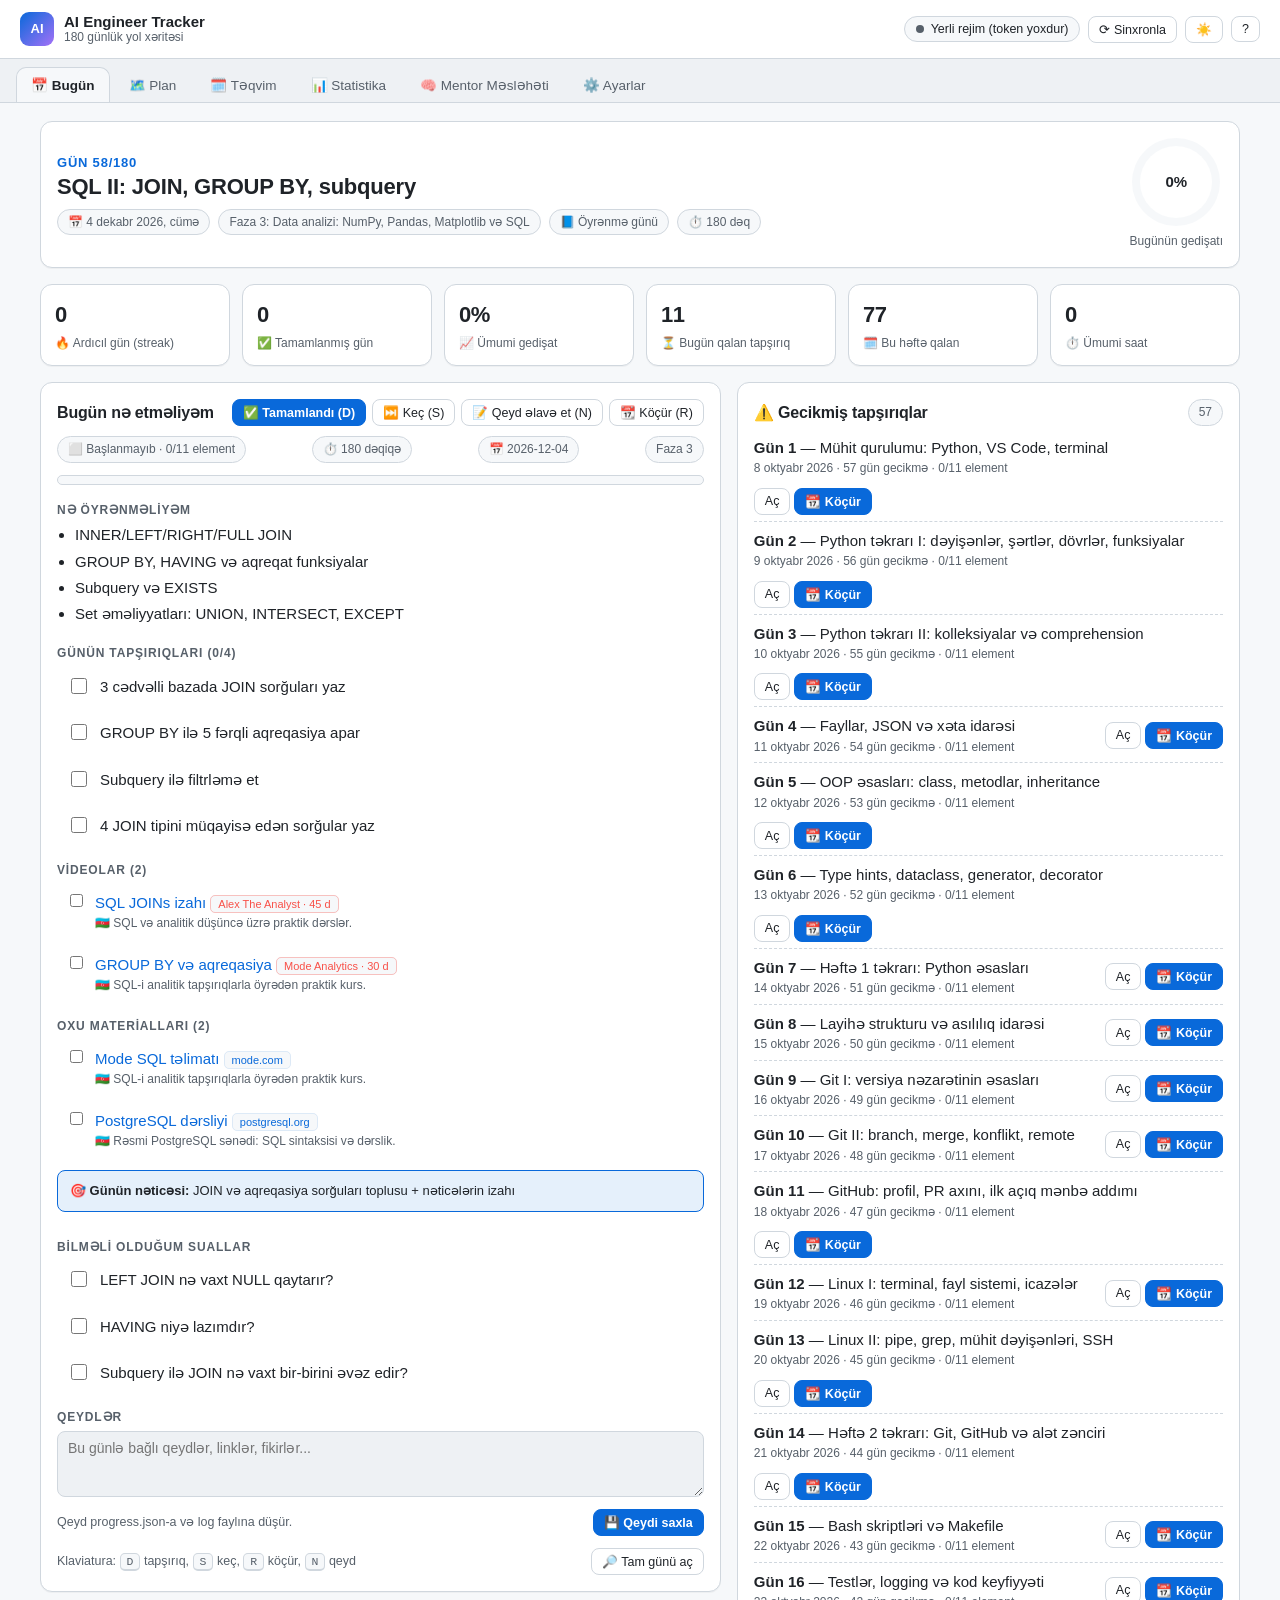
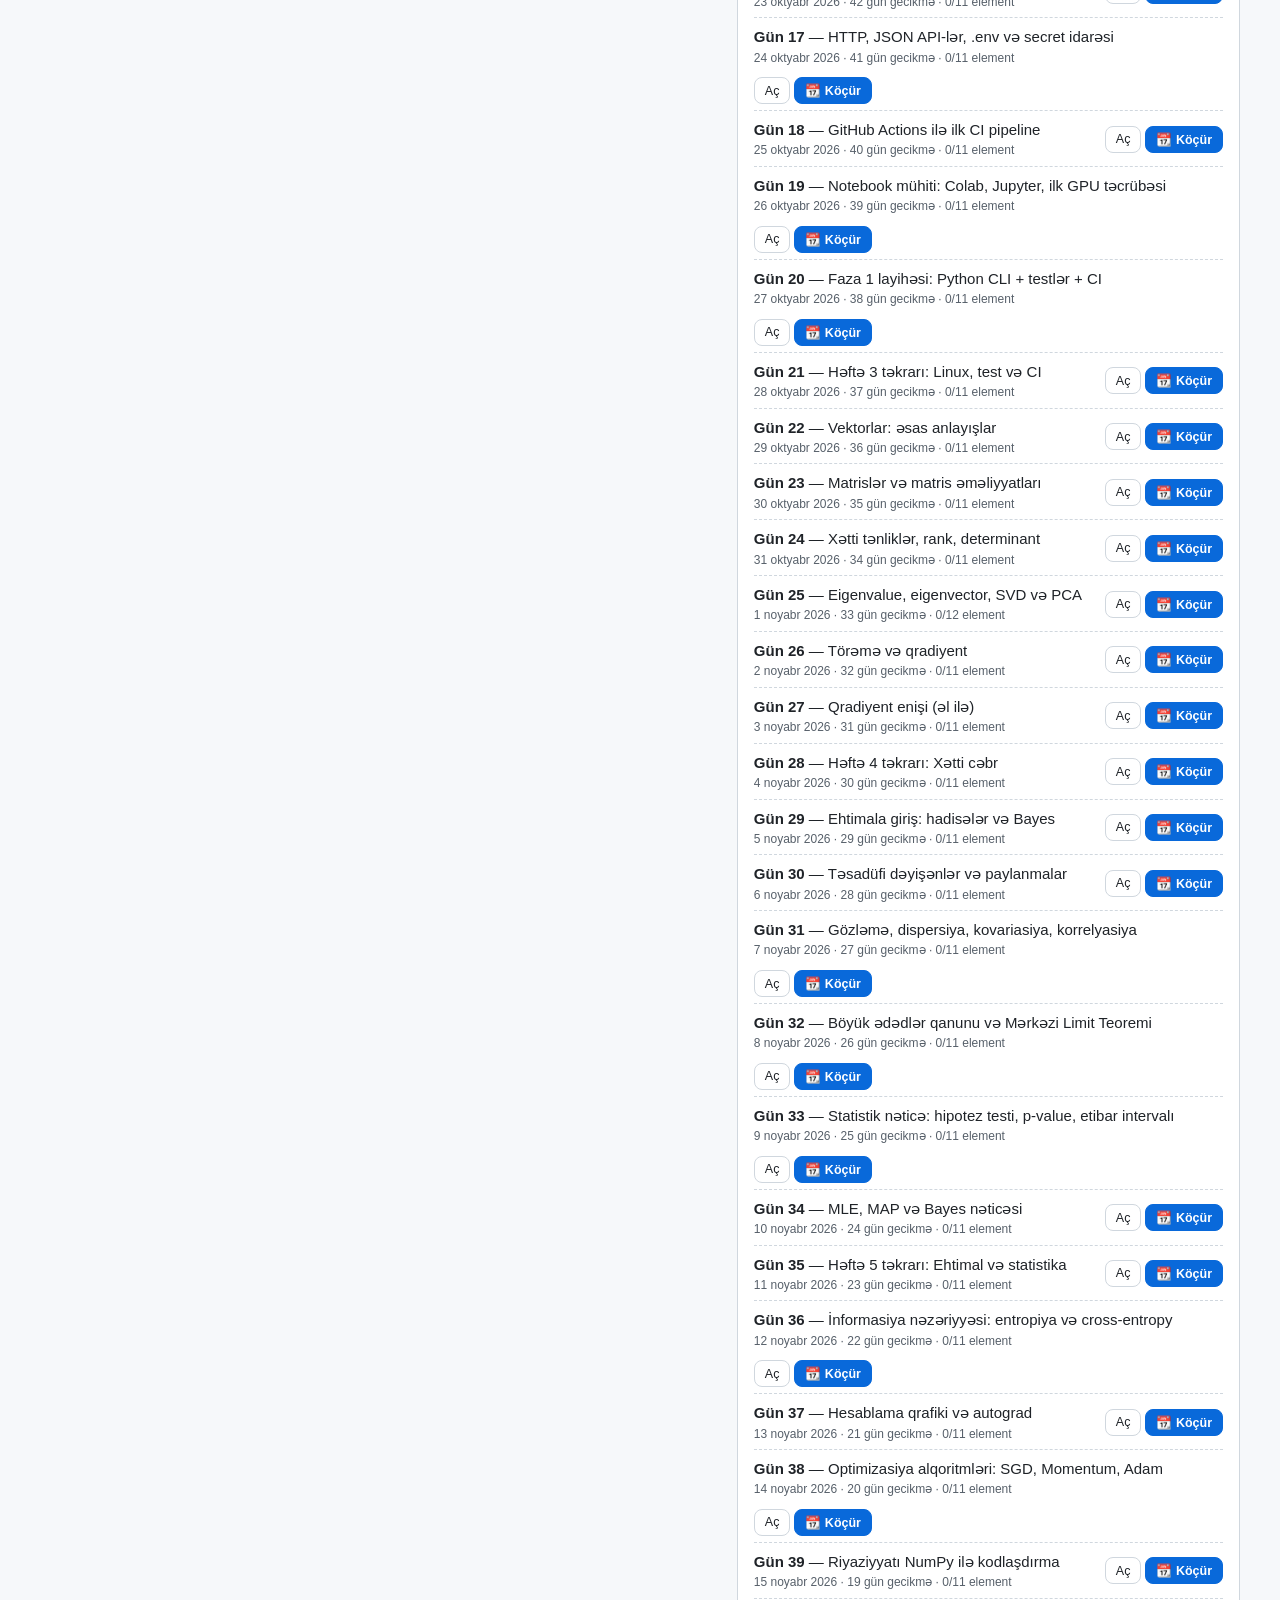
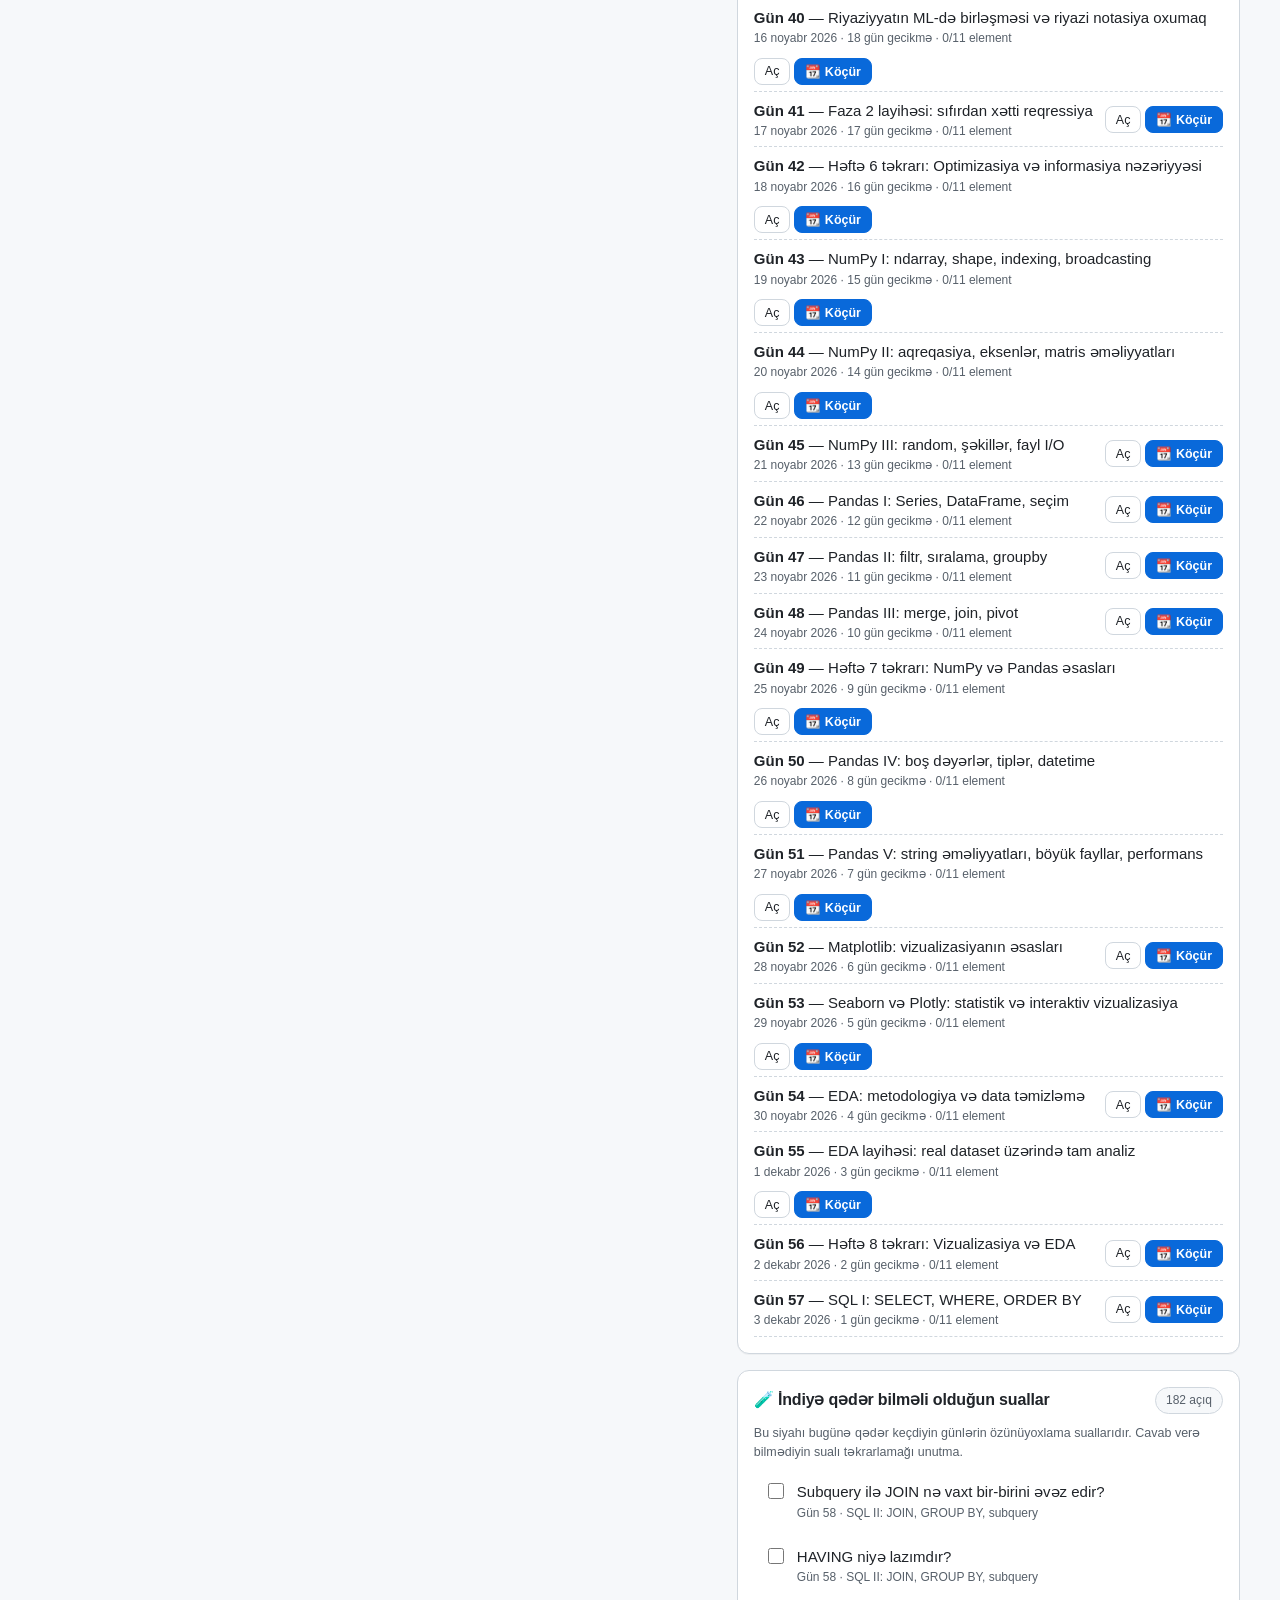
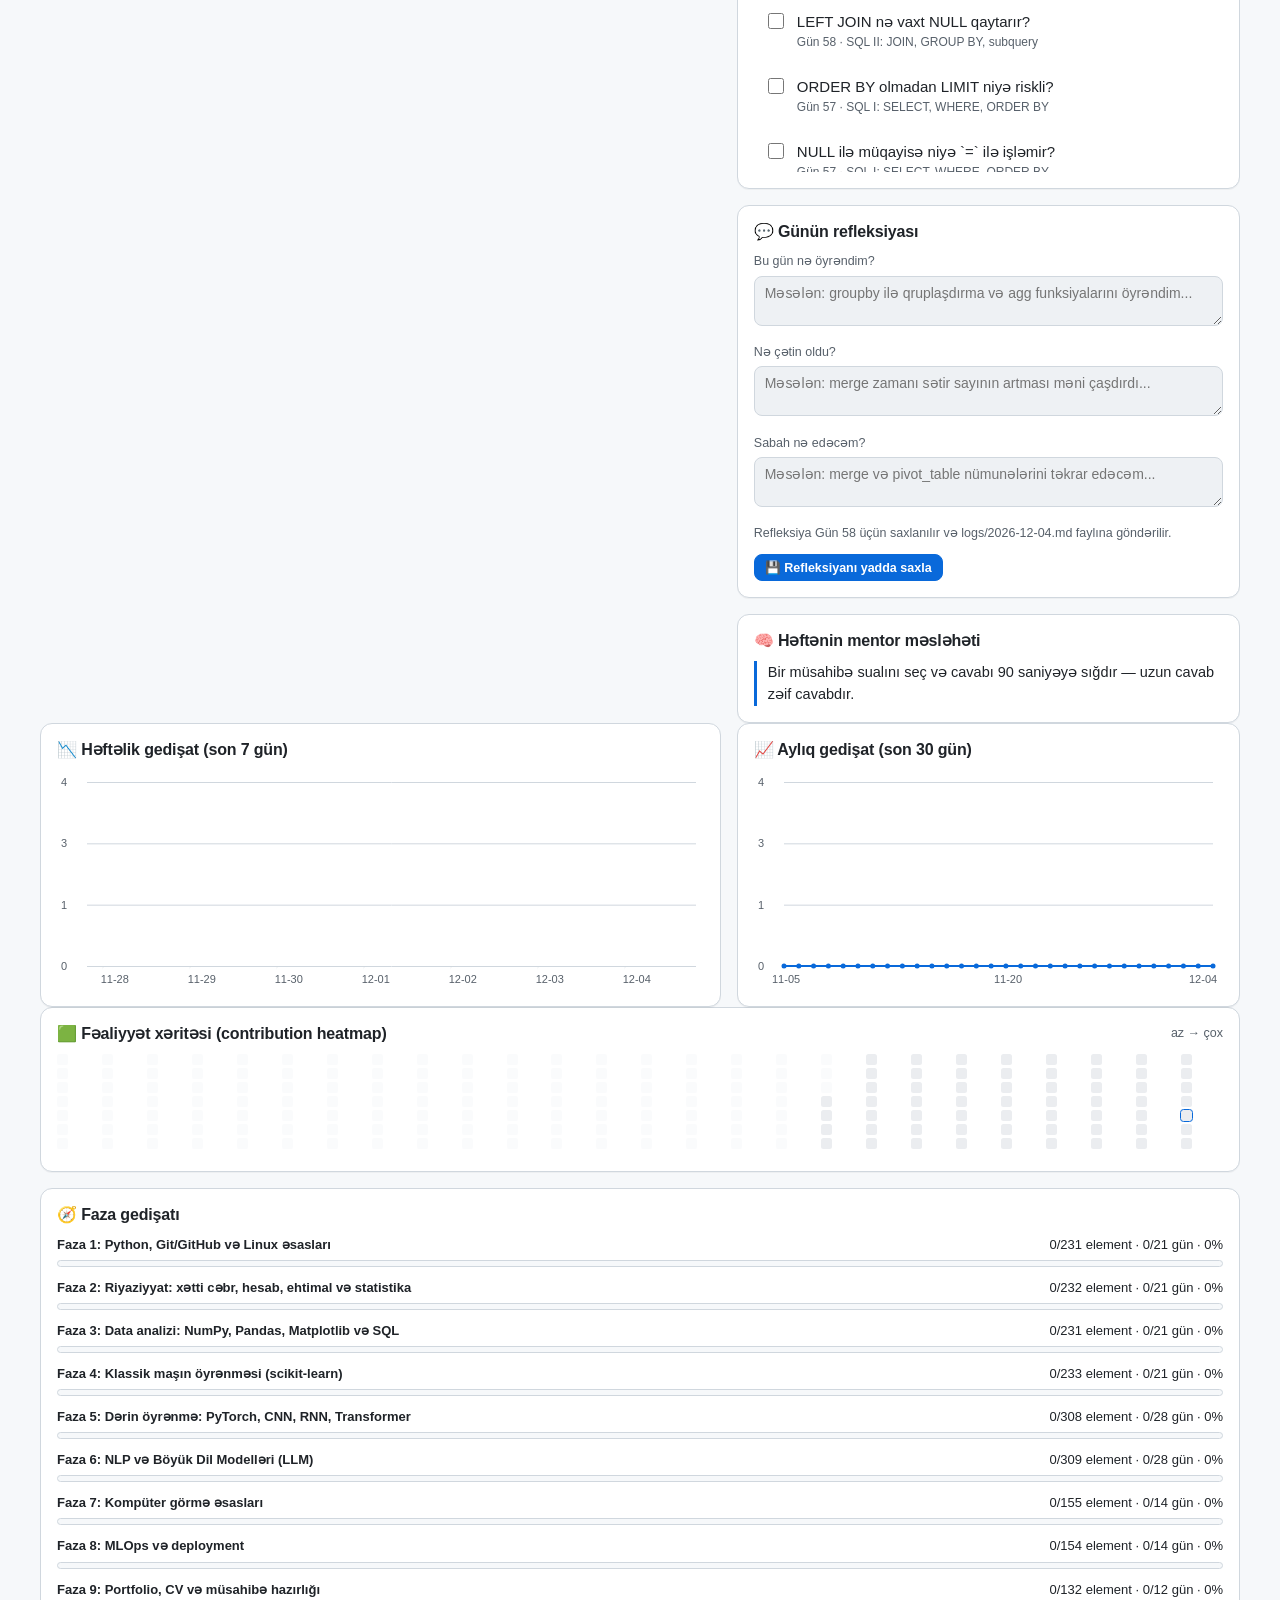
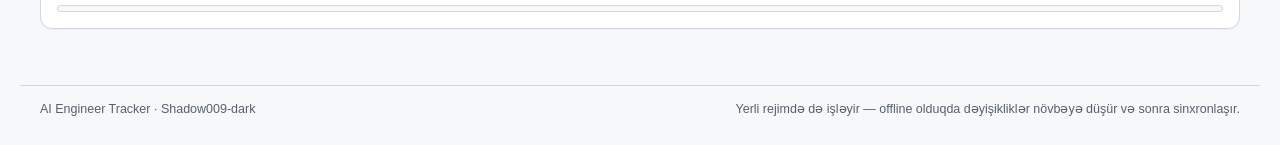
<file: index.html>
<!DOCTYPE html>
<html lang="az" data-theme="dark">
<head>
<meta charset="utf-8" />
<meta name="viewport" content="width=device-width, initial-scale=1" />
<title>AI Engineer Tracker — 180 günlük yol xəritəsi</title>
<meta name="description" content="Sıfırdan AI Engineer səviyyəsinə aparan 180 günlük şəxsi öyrənmə izləyicisi. Gündəlik tapşırıqlar, GitHub sinxronizasiyası, mentor məsləhətləri." />
<link rel="stylesheet" href="style.css" />
</head>
<body>

<header class="topbar">
  <div class="brand">
    <span class="brand-mark">AI</span>
    <div class="brand-text">
      <strong>AI Engineer Tracker</strong>
      <span id="brand-sub">180 günlük yol xəritəsi</span>
    </div>
  </div>

  <div class="topbar-actions">
    <button id="sync-chip" class="chip" type="button" title="GitHub sinxronizasiya statusu">
      <span class="dot" id="sync-dot"></span><span id="sync-text">Yerli rejim</span>
    </button>
    <button id="btn-sync-now" class="btn btn-ghost btn-sm" type="button" title="İndi sinxronla">⟳ Sinxronla</button>
    <button id="btn-theme" class="btn btn-ghost btn-sm" type="button" title="İşıq/qaranlıq rejim (T)">🌙</button>
    <button id="btn-help" class="btn btn-ghost btn-sm" type="button" title="Klaviatura qısayolları (?)">?</button>
  </div>
</header>

<nav class="tabs" id="tabs">
  <button class="tab is-active" data-view="dashboard" type="button">📅 Bugün</button>
  <button class="tab" data-view="plan" type="button">🗺️ Plan</button>
  <button class="tab" data-view="calendar" type="button">🗓️ Təqvim</button>
  <button class="tab" data-view="stats" type="button">📊 Statistika</button>
  <button class="tab" data-view="mentor" type="button">🧠 Mentor Məsləhəti</button>
  <button class="tab" data-view="settings" type="button">⚙️ Ayarlar</button>
</nav>

<main id="main">

  <!-- ==================== DASHBOARD ==================== -->
  <section class="view" id="view-dashboard">
    <div class="hero card">
      <div class="hero-main">
        <div class="hero-day" id="hero-day">Gün —/180</div>
        <h1 id="hero-topic">Plan yüklənir...</h1>
        <div class="hero-meta">
          <span class="pill" id="hero-date">—</span>
          <span class="pill" id="hero-phase">—</span>
          <span class="pill" id="hero-type">—</span>
          <span class="pill" id="hero-minutes">—</span>
        </div>
      </div>
      <div class="hero-side">
        <div class="ring" id="today-ring"><span id="today-pct">0%</span></div>
        <div class="hero-side-label">Bugünün gedişatı</div>
      </div>
    </div>

    <div class="stat-grid" id="stat-grid">
      <div class="stat card"><span class="stat-value" id="stat-streak">0</span><span class="stat-label">🔥 Ardıcıl gün (streak)</span></div>
      <div class="stat card"><span class="stat-value" id="stat-done-days">0</span><span class="stat-label">✅ Tamamlanmış gün</span></div>
      <div class="stat card"><span class="stat-value" id="stat-overall">0%</span><span class="stat-label">📈 Ümumi gedişat</span></div>
      <div class="stat card"><span class="stat-value" id="stat-today-left">0</span><span class="stat-label">⏳ Bugün qalan tapşırıq</span></div>
      <div class="stat card"><span class="stat-value" id="stat-week-left">0</span><span class="stat-label">🗓️ Bu həftə qalan</span></div>
      <div class="stat card"><span class="stat-value" id="stat-hours">0</span><span class="stat-label">⏱️ Ümumi saat</span></div>
    </div>

    <div class="grid-2">
      <div class="card" id="today-card">
        <div class="card-head">
          <h2>Bugün nə etməliyəm</h2>
          <div class="card-head-actions">
            <button class="btn btn-primary btn-sm" id="btn-day-done" type="button">✅ Tamamlandı (D)</button>
            <button class="btn btn-ghost btn-sm" id="btn-day-skip" type="button">⏭️ Keç (S)</button>
            <button class="btn btn-ghost btn-sm" id="btn-day-note" type="button">📝 Qeyd əlavə et (N)</button>
            <button class="btn btn-ghost btn-sm" id="btn-day-reschedule" type="button">📆 Köçür (R)</button>
          </div>
        </div>
        <div id="today-body" class="day-body"></div>
      </div>

      <div class="stack">
        <div class="card" id="overdue-card">
          <div class="card-head"><h2>⚠️ Gecikmiş tapşırıqlar</h2><span class="pill" id="overdue-count">0</span></div>
          <div id="overdue-body" class="list-body"></div>
        </div>

        <div class="card">
          <div class="card-head"><h2>🧪 İndiyə qədər bilməli olduğun suallar</h2><span class="pill" id="mustknow-count">0</span></div>
          <p class="muted small">Bu siyahı bugünə qədər keçdiyin günlərin özünüyoxlama suallarıdır. Cavab verə bilmədiyin sualı təkrarlamağı unutma.</p>
          <div id="mustknow-body" class="list-body scroll-300"></div>
        </div>

        <div class="card">
          <div class="card-head"><h2>💬 Günün refleksiyası</h2></div>
          <label class="field">
            <span>Bu gün nə öyrəndim?</span>
            <textarea id="refl-learned" rows="2" placeholder="Məsələn: groupby ilə qruplaşdırma və agg funksiyalarını öyrəndim..."></textarea>
          </label>
          <label class="field">
            <span>Nə çətin oldu?</span>
            <textarea id="refl-hard" rows="2" placeholder="Məsələn: merge zamanı sətir sayının artması məni çaşdırdı..."></textarea>
          </label>
          <label class="field">
            <span>Sabah nə edəcəm?</span>
            <textarea id="refl-tomorrow" rows="2" placeholder="Məsələn: merge və pivot_table nümunələrini təkrar edəcəm..."></textarea>
          </label>
          <div class="row-between">
            <span class="muted small" id="refl-status">Refleksiya yadda saxlanılır və GitHub-a log kimi göndərilir.</span>
            <button class="btn btn-primary btn-sm" id="btn-save-reflection" type="button">💾 Refleksiyanı yadda saxla</button>
          </div>
        </div>

        <div class="card" id="tip-card">
          <div class="card-head"><h2>🧠 Həftənin mentor məsləhəti</h2></div>
          <p id="tip-text" class="tip-text">—</p>
        </div>
      </div>
    </div>

    <div class="grid-2">
      <div class="card">
        <div class="card-head"><h2>📉 Həftəlik gedişat (son 7 gün)</h2></div>
        <canvas id="chart-week" class="chart" height="220"></canvas>
      </div>
      <div class="card">
        <div class="card-head"><h2>📈 Aylıq gedişat (son 30 gün)</h2></div>
        <canvas id="chart-month" class="chart" height="220"></canvas>
      </div>
    </div>

    <div class="card">
      <div class="card-head"><h2>🟩 Fəaliyyət xəritəsi (contribution heatmap)</h2><span class="muted small" id="heatmap-legend">az → çox</span></div>
      <div id="heatmap" class="heatmap"></div>
    </div>

    <div class="card">
      <div class="card-head"><h2>🧭 Faza gedişatı</h2></div>
      <div id="phase-bars" class="phase-bars"></div>
    </div>
  </section>

  <!-- ==================== PLAN ==================== -->
  <section class="view" id="view-plan" hidden>
    <div class="card">
      <div class="card-head"><h2>🗺️ 180 günlük plan</h2><span class="pill" id="plan-count">0 gün</span></div>
      <div class="filters">
        <label class="field inline">
          <span>Axtarış</span>
          <input id="filter-q" type="search" placeholder="Mövzu, tapşırıq, kanal... (/) " />
        </label>
        <label class="field inline">
          <span>Faza</span>
          <select id="filter-phase"><option value="">Hamısı</option></select>
        </label>
        <label class="field inline">
          <span>Status</span>
          <select id="filter-status">
            <option value="">Hamısı</option>
            <option value="done">Tamamlanmış</option>
            <option value="partial">Qismən</option>
            <option value="pending">Başlanmamış</option>
            <option value="skipped">Keçilmiş</option>
            <option value="overdue">Gecikmiş</option>
          </select>
        </label>
        <label class="field inline">
          <span>Tip</span>
          <select id="filter-type">
            <option value="">Hamısı</option>
            <option value="study">Öyrənmə günü</option>
            <option value="review">Təkrar günü</option>
          </select>
        </label>
        <button class="btn btn-ghost btn-sm" id="btn-plan-edit-toggle" type="button">✏️ Planı redaktə et</button>
      </div>
      <div id="plan-list" class="plan-list"></div>
    </div>
  </section>

  <!-- ==================== CALENDAR ==================== -->
  <section class="view" id="view-calendar" hidden>
    <div class="card">
      <div class="card-head">
        <h2>🗓️ Təqvim</h2>
        <div class="card-head-actions">
          <button class="btn btn-ghost btn-sm" id="cal-prev" type="button">←</button>
          <span id="cal-label" class="pill">—</span>
          <button class="btn btn-ghost btn-sm" id="cal-next" type="button">→</button>
        </div>
      </div>
      <div class="legend">
        <span><i class="sw sw-done"></i>Tamamlanmış</span>
        <span><i class="sw sw-partial"></i>Qismən</span>
        <span><i class="sw sw-missed"></i>Buraxılmış</span>
        <span><i class="sw sw-upcoming"></i>Gələcək</span>
        <span><i class="sw sw-review"></i>Təkrar günü</span>
      </div>
      <div id="calendar" class="calendar"></div>
    </div>
  </section>

  <!-- ==================== STATS ==================== -->
  <section class="view" id="view-stats" hidden>
    <div class="stat-grid" id="stats-grid"></div>
    <div class="card">
      <div class="card-head"><h2>🟩 Fəaliyyət xəritəsi</h2></div>
      <div id="heatmap-stats" class="heatmap"></div>
    </div>
    <div class="grid-2">
      <div class="card"><div class="card-head"><h2>📉 Son 7 gün</h2></div><canvas id="chart-week-2" class="chart" height="220"></canvas></div>
      <div class="card"><div class="card-head"><h2>📈 Son 30 gün</h2></div><canvas id="chart-month-2" class="chart" height="220"></canvas></div>
    </div>
    <div class="card"><div class="card-head"><h2>🧭 Faza gedişatı</h2></div><div id="phase-bars-2" class="phase-bars"></div></div>
    <div class="card"><div class="card-head"><h2>📤 İxrac / idxal</h2></div>
      <div class="row-wrap">
        <button class="btn btn-ghost" id="btn-export-json" type="button">⬇️ Progress (JSON)</button>
        <button class="btn btn-ghost" id="btn-export-md" type="button">⬇️ Hesabat (Markdown)</button>
        <button class="btn btn-ghost" id="btn-export-plan" type="button">⬇️ Plan (JSON)</button>
        <label class="btn btn-ghost" for="import-file">⬆️ Progress idxal et (JSON)</label>
        <input id="import-file" type="file" accept=".json,application/json" hidden />
      </div>
      <pre id="export-preview" class="preview" hidden></pre>
    </div>
  </section>

  <!-- ==================== MENTOR ==================== -->
  <section class="view" id="view-mentor" hidden>
    <div class="card">
      <div class="card-head"><h2>🧠 Mentor Məsləhəti</h2></div>
      <p class="muted">Bu bölmə yol xəritəsini necə daha səmərəli keçmək, hansı layihələri qurmaq və işə necə götürülmək barədə real tövsiyələrdir.</p>
      <div id="mentor-body" class="mentor-body"></div>
    </div>
    <div class="card">
      <div class="card-head"><h2>💡 Həftəlik məsləhətlər (bütün həftələr)</h2></div>
      <div id="mentor-tips" class="list-body"></div>
    </div>
  </section>

  <!-- ==================== SETTINGS ==================== -->
  <section class="view" id="view-settings" hidden>
    <div class="grid-2">
      <div class="card">
        <div class="card-head"><h2>⚙️ Ümumi ayarlar</h2></div>
        <label class="field">
          <span>Başlanğıc tarixi (plan bu tarixdən hesablanır)</span>
          <input type="date" id="set-start" />
        </label>
        <label class="field">
          <span>Gündəlik hədəf (dəqiqə)</span>
          <input type="number" id="set-daily" min="30" max="600" step="15" />
        </label>
        <label class="field">
          <span>Ad (log fayllarında və hesabatlarda görünür)</span>
          <input type="text" id="set-name" placeholder="Adın" />
        </label>
        <div class="row-between">
          <span class="muted small">Dəyişikliklər avtomatik saxlanılır.</span>
          <button class="btn btn-primary btn-sm" id="btn-save-settings" type="button">💾 Yadda saxla</button>
        </div>
      </div>

      <div class="card">
        <div class="card-head"><h2>🔗 GitHub sinxronizasiya</h2><span class="pill" id="gh-status">—</span></div>
        <label class="field">
          <span>Repo (owner/name)</span>
          <input type="text" id="set-repo" placeholder="Shadow009-dark/ai-engineer-tracker" />
        </label>
        <label class="field">
          <span>Branch</span>
          <input type="text" id="set-branch" placeholder="main" />
        </label>
        <label class="field">
          <span>Fine-grained Personal Access Token (yalnız brauzerdə saxlanılır)</span>
          <input type="password" id="set-token" placeholder="github_pat_..." autocomplete="off" />
        </label>
        <div class="row-wrap">
          <button class="btn btn-ghost btn-sm" id="btn-token-save" type="button">🔑 Tokeni yadda saxla</button>
          <button class="btn btn-ghost btn-sm" id="btn-test-conn" type="button">🧪 Bağlantını yoxla</button>
          <button class="btn btn-primary btn-sm" id="btn-sync-progress" type="button">⬆️ Progress-i göndər</button>
          <button class="btn btn-primary btn-sm" id="btn-sync-all" type="button">⬆️ Hamısını göndər</button>
          <button class="btn btn-ghost btn-sm" id="btn-flush" type="button">🔁 Növbəni boşalt</button>
          <button class="btn btn-danger btn-sm" id="btn-token-clear" type="button">🗑️ Tokeni sil</button>
        </div>
        <p class="muted small" id="conn-result"></p>
      </div>
    </div>

    <div class="card">
      <div class="card-head"><h2>🔑 Token necə yaradılır (addım-addım)</h2></div>
      <ol class="steps">
        <li>GitHub-da sağ yuxarıdaki profil şəklinə bas → <b>Settings</b>.</li>
        <li>Sol menyuda ən aşağıda <b>Developer settings</b> → <b>Personal access tokens</b> → <b>Fine-grained tokens</b>.</li>
        <li><b>Generate new token</b> düyməsinə bas.</li>
        <li><b>Token name</b>: <code>ai-engineer-tracker</code> yaz.</li>
        <li><b>Expiration</b>: 90 gün (və ya 1 il) seç. Vaxtı bitəndə yenisini yaradacaqsan.</li>
        <li><b>Repository access</b>: <b>Only select repositories</b> → yalnız <code>ai-engineer-tracker</code> seç.</li>
        <li><b>Permissions</b> → <b>Repository permissions</b> → <b>Contents</b>: <b>Read and write</b> seç. Başqa heç bir icazə vermə.</li>
        <li><b>Generate token</b> düyməsinə bas və <code>github_pat_...</code> ilə başlayan açarı kopyala.</li>
        <li>Açarı yuxarıdaki sahəyə yapışdır və <b>Tokeni yadda saxla</b>-ya bas. Token yalnız bu brauzerin <b>localStorage</b>-ində saxlanılır, heç vaxt repoya commit edilmir.</li>
        <li>Sonra <b>Bağlantını yoxla</b> düyməsinə bas — "Bağlantı uğurludur" mesajını görməlisən.</li>
      </ol>
      <p class="warn small">⚠️ Tokeni ekran şəklində paylaşma, koda yazma, repoya commit etmə. Şübhələnsən dərhal GitHub-da <b>Revoke</b> et və yenisini yarat.</p>
    </div>

    <div class="card">
      <div class="card-head"><h2>⌨️ Klaviatura qısayolları</h2></div>
      <div class="keys">
        <div><kbd>D</kbd> növbəti tapşırığı tamamlandı kimi işarələ</div>
        <div><kbd>S</kbd> günü keç (skip)</div>
        <div><kbd>R</kbd> günü başqa tarixə köçür</div>
        <div><kbd>N</kbd> qeyd sahəsinə fokuslan</div>
        <div><kbd>/</kbd> planda axtarış</div>
        <div><kbd>T</kbd> işıq/qaranlıq rejim</div>
        <div><kbd>1</kbd>…<kbd>6</kbd> bölmələr arasında keçid</div>
        <div><kbd>?</kbd> bu siyahını göstər</div>
        <div><kbd>Ctrl</kbd>+<kbd>S</kbd> GitHub-a sinxronla</div>
      </div>
    </div>

    <div class="card danger">
      <div class="card-head"><h2>⚠️ Təhlükəli əməliyyatlar</h2></div>
      <div class="row-wrap">
        <button class="btn btn-danger" id="btn-reset-local" type="button">🧨 Yerli progress-i sıfırla</button>
        <button class="btn btn-danger" id="btn-clear-queue" type="button">🧹 Sync növbəsini təmizlə</button>
      </div>
      <p class="muted small">Bu əməliyyatlar yalnız brauzerdəki məlumatlara təsir edir; GitHub-daki fayllar dəyişmir.</p>
    </div>
  </section>

</main>

<footer class="footer">
  <span id="footer-info">AI Engineer Tracker · Shadow009-dark</span>
  <span class="muted small">Yerli rejimdə də işləyir — offline olduqda dəyişikliklər növbəyə düşür və sonra sinxronlaşır.</span>
</footer>

<div id="modal-root"></div>
<div id="toast" class="toast" hidden></div>

<script src="github-sync.js"></script>
<script src="app.js"></script>
</body>
</html>
</file>
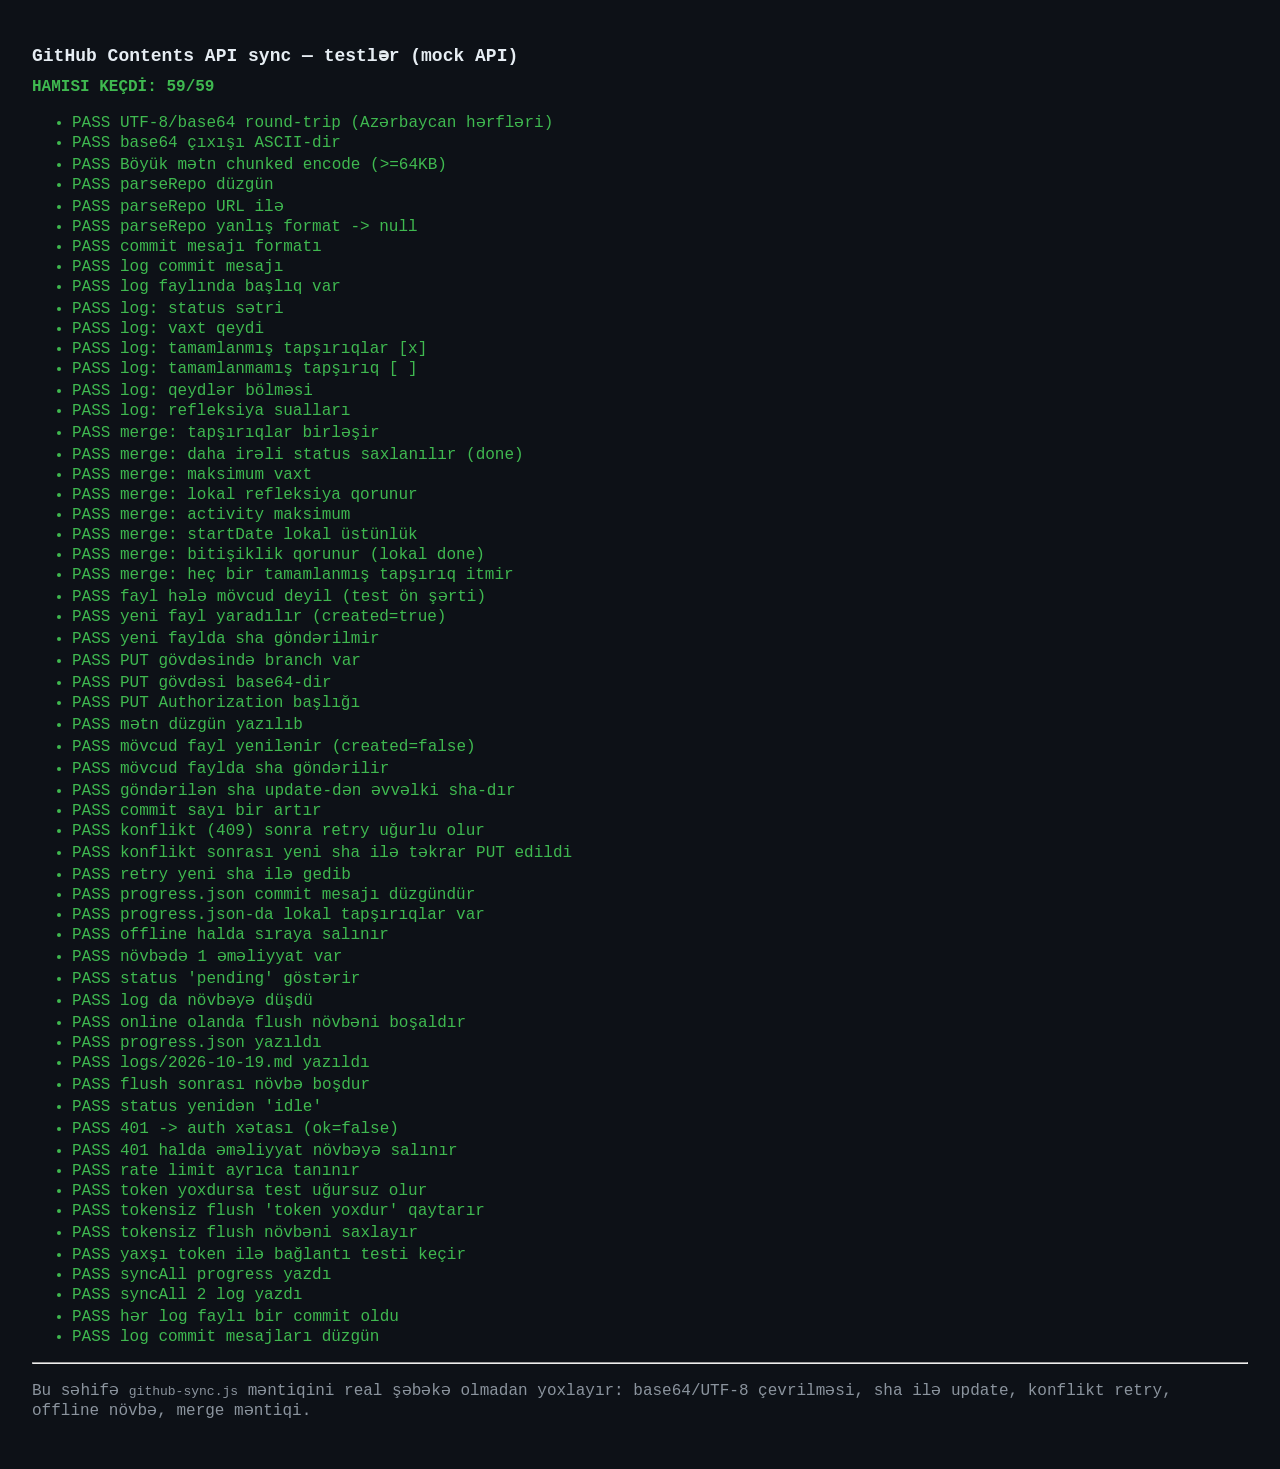
<file: tests/sync-tests.html>
<!DOCTYPE html>
<html lang="az">
<head>
  <meta charset="utf-8" />
  <title>Sync testləri</title>
  <style>
    body { font-family: ui-monospace, Menlo, Consolas, monospace; background: #0d1117; color: #e6edf3; padding: 24px; }
    h1 { font-size: 18px; }
    .ok { color: #3fb950; }
    .fail { color: #f85149; }
    .info { color: #8b949e; }
    li { margin: 2px 0; }
    #summary { font-size: 16px; font-weight: 700; margin: 12px 0; }
  </style>
</head>
<body>
  <h1>GitHub Contents API sync — testlər (mock API)</h1>
  <div id="summary">Gözlənilir...</div>
  <ul id="results"></ul>
  <hr />
  <p class="info">
    Bu səhifə <code>github-sync.js</code> məntiqini real şəbəkə olmadan yoxlayır:
    base64/UTF-8 çevrilməsi, sha ilə update, konflikt retry, offline növbə, merge məntiqi.
  </p>
  <script src="../github-sync.js"></script>
  <script src="sync-tests.js"></script>
</body>
</html>
</file>
<file: style.css>
/* style.css — AI Engineer Tracker
   Dark/light theme, responsive layout, no external libraries. */

:root {
  --bg: #0d1117;
  --bg-soft: #111721;
  --panel: #161b22;
  --panel-2: #1c2430;
  --border: #2b333d;
  --border-soft: #22293200;
  --text: #e6edf3;
  --muted: #8b949e;
  --accent: #2f81f7;
  --accent-soft: #1f6feb33;
  --success: #3fb950;
  --success-soft: #3fb95026;
  --warn: #d29922;
  --warn-soft: #d2992226;
  --danger: #f85149;
  --danger-soft: #f8514926;
  --radius: 12px;
  --radius-sm: 8px;
  --shadow: 0 1px 0 rgba(1, 4, 9, 0.4);
  --heat0: #1b2230;
  --heat1: #0e4429;
  --heat2: #006d32;
  --heat3: #26a641;
  --heat4: #39d353;
  --mono: ui-monospace, SFMono-Regular, "SF Mono", Menlo, Consolas, "Liberation Mono", monospace;
  --sans: -apple-system, BlinkMacSystemFont, "Segoe UI", Roboto, "Helvetica Neue", Arial, "Noto Sans", sans-serif;
}

html[data-theme="light"] {
  --bg: #f6f8fa;
  --bg-soft: #eef1f4;
  --panel: #ffffff;
  --panel-2: #f6f8fa;
  --border: #d0d7de;
  --text: #1f2328;
  --muted: #57606a;
  --accent: #0969da;
  --accent-soft: #0969da1a;
  --success: #1a7f37;
  --success-soft: #1a7f3714;
  --warn: #9a6700;
  --warn-soft: #9a670014;
  --danger: #cf222e;
  --danger-soft: #cf222e14;
  --heat0: #ebedf0;
  --heat1: #9be9a8;
  --heat2: #40c463;
  --heat3: #30a14e;
  --heat4: #216e39;
  --shadow: 0 1px 0 rgba(27, 31, 36, 0.04);
}

* { box-sizing: border-box; }

html, body { margin: 0; padding: 0; }

body {
  background: var(--bg);
  color: var(--text);
  font-family: var(--sans);
  font-size: 15px;
  line-height: 1.55;
  -webkit-font-smoothing: antialiased;
}

h1, h2, h3 { line-height: 1.25; margin: 0 0 8px; font-weight: 650; letter-spacing: -0.01em; }
h1 { font-size: 22px; }
h2 { font-size: 16px; }
h3 { font-size: 14px; }
p { margin: 0 0 10px; }
a { color: var(--accent); text-decoration: none; }
a:hover { text-decoration: underline; }
code, pre, kbd { font-family: var(--mono); }
code { background: var(--panel-2); padding: 1px 5px; border-radius: 5px; font-size: 12.5px; }

.muted { color: var(--muted); }
.small { font-size: 12.5px; }
.warn { color: var(--warn); }
.ok-text { color: var(--success); }
.bad-text { color: var(--danger); }

/* ---------------- topbar ---------------- */

.topbar {
  display: flex; align-items: center; justify-content: space-between; gap: 12px;
  padding: 12px 20px; border-bottom: 1px solid var(--border);
  background: var(--panel); position: sticky; top: 0; z-index: 40;
  flex-wrap: wrap;
}
.brand { display: flex; align-items: center; gap: 10px; }
.brand-mark {
  display: grid; place-items: center; width: 34px; height: 34px; border-radius: 9px;
  background: linear-gradient(135deg, var(--accent), #a371f7); color: #fff; font-weight: 800; font-size: 13px;
}
.brand-text { display: flex; flex-direction: column; line-height: 1.15; }
.brand-text span { color: var(--muted); font-size: 12px; }
.topbar-actions { display: flex; align-items: center; gap: 8px; flex-wrap: wrap; }

.chip {
  display: inline-flex; align-items: center; gap: 7px; padding: 5px 11px; border-radius: 999px;
  border: 1px solid var(--border); background: var(--panel-2); color: var(--text);
  font-size: 12.5px; cursor: pointer;
}
.chip:hover { border-color: var(--accent); }
.dot { width: 8px; height: 8px; border-radius: 50%; background: var(--muted); }
.dot.state-idle { background: var(--success); }
.dot.state-syncing { background: var(--accent); }
.dot.state-pending { background: var(--warn); }
.dot.state-offline { background: var(--warn); }
.dot.state-error { background: var(--danger); }
.dot.state-no-token { background: var(--muted); }

/* ---------------- tabs ---------------- */

.tabs {
  display: flex; gap: 4px; padding: 8px 16px 0; overflow-x: auto;
  border-bottom: 1px solid var(--border); background: var(--bg-soft);
  position: sticky; top: 59px; z-index: 30;
}
.tab {
  border: 1px solid transparent; border-bottom: none; background: transparent; color: var(--muted);
  padding: 9px 14px; border-radius: 10px 10px 0 0; cursor: pointer; font-size: 13.5px; white-space: nowrap;
  font-family: inherit;
}
.tab:hover { color: var(--text); background: var(--panel); }
.tab.is-active { background: var(--bg); color: var(--text); border-color: var(--border); font-weight: 600; }

/* ---------------- layout ---------------- */

main { padding: 18px 20px 40px; max-width: 1240px; margin: 0 auto; }
.view[hidden] { display: none; }
.card {
  background: var(--panel); border: 1px solid var(--border); border-radius: var(--radius);
  padding: 16px; margin-bottom: 16px; box-shadow: var(--shadow);
}
.card-head { display: flex; align-items: center; justify-content: space-between; gap: 10px; margin-bottom: 10px; flex-wrap: wrap; }
.card-head h2 { margin: 0; }
.card-head-actions { display: flex; gap: 6px; flex-wrap: wrap; }
.grid-2 { display: grid; grid-template-columns: 1.15fr 0.85fr; gap: 16px; align-items: start; }
.grid-2 > .card { margin-bottom: 0; }
.stack { display: grid; gap: 16px; }
.stack .card { margin-bottom: 0; }
@media (max-width: 1000px) { .grid-2 { grid-template-columns: 1fr; } }
@media (max-width: 700px) { main { padding: 12px; } .topbar { padding: 10px 12px; } .tabs { top: 0; } }

/* ---------------- hero ---------------- */

.hero { display: flex; gap: 18px; align-items: center; justify-content: space-between; flex-wrap: wrap; }
.hero-main { flex: 1 1 380px; }
.hero-day { color: var(--accent); font-weight: 700; font-size: 13px; text-transform: uppercase; letter-spacing: 0.06em; }
.hero-meta { display: flex; gap: 8px; flex-wrap: wrap; margin-top: 8px; }
.pill {
  display: inline-block; padding: 3px 10px; border-radius: 999px; background: var(--panel-2);
  border: 1px solid var(--border); font-size: 12px; color: var(--muted);
}
.hero-side { display: flex; flex-direction: column; align-items: center; gap: 6px; }
.hero-side-label { font-size: 12px; color: var(--muted); }
.ring {
  --p: 0;
  width: 88px; height: 88px; border-radius: 50%;
  background: conic-gradient(var(--accent) calc(var(--p) * 1%), var(--panel-2) 0);
  display: grid; place-items: center; position: relative;
}
.ring::after {
  content: ""; position: absolute; inset: 8px; border-radius: 50%; background: var(--panel);
}
.ring span { position: relative; z-index: 1; font-weight: 700; }

/* ---------------- stats ---------------- */

.stat-grid { display: grid; grid-template-columns: repeat(auto-fit, minmax(155px, 1fr)); gap: 12px; margin-bottom: 16px; }
.stat { display: flex; flex-direction: column; gap: 2px; padding: 13px 14px; margin: 0; }
.stat-value { font-size: 22px; font-weight: 700; letter-spacing: -0.02em; }
.stat-label { font-size: 12px; color: var(--muted); }

/* ---------------- buttons / fields ---------------- */

.btn {
  font-family: inherit; font-size: 13.5px; padding: 8px 13px; border-radius: var(--radius-sm);
  border: 1px solid var(--border); background: var(--panel-2); color: var(--text); cursor: pointer;
  transition: transform 0.04s ease, background 0.15s ease, border-color 0.15s ease;
}
.btn:hover { border-color: var(--accent); }
.btn:active { transform: translateY(1px); }
.btn-sm { padding: 5px 10px; font-size: 12.5px; }
.btn-primary { background: var(--accent); border-color: var(--accent); color: #fff; font-weight: 600; }
.btn-primary:hover { filter: brightness(1.08); }
.btn-ghost { background: transparent; }
.btn-danger { background: var(--danger-soft); border-color: var(--danger); color: var(--danger); }
.btn.is-active { background: var(--accent-soft); border-color: var(--accent); color: var(--accent); }
.btn:disabled { opacity: 0.5; cursor: not-allowed; }

.field { display: block; margin-bottom: 11px; }
.field > span { display: block; font-size: 12.5px; color: var(--muted); margin-bottom: 4px; }
.field.inline { margin-bottom: 0; min-width: 150px; }
input[type="text"], input[type="password"], input[type="search"], input[type="date"], input[type="number"], select, textarea {
  width: 100%; padding: 8px 10px; border-radius: var(--radius-sm); border: 1px solid var(--border);
  background: var(--bg-soft); color: var(--text); font-family: inherit; font-size: 14px;
}
input:focus, select:focus, textarea:focus { outline: 2px solid var(--accent-soft); border-color: var(--accent); }
textarea { resize: vertical; }
.filters { display: flex; gap: 10px; flex-wrap: wrap; align-items: end; margin: 6px 0 14px; }
.row-between { display: flex; align-items: center; justify-content: space-between; gap: 10px; flex-wrap: wrap; }
.row-wrap { display: flex; gap: 8px; flex-wrap: wrap; align-items: center; }

/* ---------------- day body ---------------- */

.day-body { display: grid; gap: 12px; }
.day-section-title {
  font-size: 12px; text-transform: uppercase; letter-spacing: 0.07em; color: var(--muted);
  margin: 4px 0 4px; font-weight: 700;
}
.learn-list { margin: 0; padding-left: 18px; }
.learn-list li { margin-bottom: 3px; }

.item {
  display: flex; gap: 10px; align-items: flex-start; padding: 7px 9px; border-radius: var(--radius-sm);
  border: 1px solid transparent; cursor: pointer;
}
.item:hover { background: var(--panel-2); border-color: var(--border); }
.item input[type="checkbox"] { margin-top: 3px; accent-color: var(--accent); width: 16px; height: 16px; flex: 0 0 auto; }
.item.done { opacity: 0.62; }
.item.done .item-text { text-decoration: line-through; }
.item-text { flex: 1; }
.item-meta { color: var(--muted); font-size: 12px; display: block; }
.item-actions { display: flex; gap: 4px; }

.link-list { display: grid; gap: 6px; }
.link-item { display: flex; gap: 9px; align-items: flex-start; padding: 7px 9px; border-radius: var(--radius-sm); }
.link-item:hover { background: var(--panel-2); }
.badge {
  font-size: 11px; padding: 2px 7px; border-radius: 5px; border: 1px solid var(--border);
  background: var(--panel-2); color: var(--muted); flex: 0 0 auto;
}
.badge.video { color: #f85149; border-color: #f8514955; }
.badge.read { color: var(--accent); border-color: var(--accent-soft); }

.list-body { display: grid; gap: 7px; }
.scroll-300 { max-height: 300px; overflow: auto; padding-right: 4px; }
.tip-text { font-size: 14.5px; border-left: 3px solid var(--accent); padding-left: 11px; margin: 0; }

.empty { color: var(--muted); font-size: 13px; padding: 8px 0; }

/* ---------------- progress bars ---------------- */

.bar { height: 7px; background: var(--panel-2); border-radius: 999px; overflow: hidden; border: 1px solid var(--border); }
.bar > i { display: block; height: 100%; background: linear-gradient(90deg, var(--accent), #a371f7); }
.bar.wide { height: 10px; }
.phase-bars { display: grid; gap: 11px; }
.phase-row { display: grid; gap: 5px; }
.phase-row-top { display: flex; justify-content: space-between; gap: 10px; font-size: 13px; }
.phase-row-top b { font-weight: 600; }

/* ---------------- charts / heatmap ---------------- */

.chart { width: 100%; display: block; }
.heatmap { display: grid; grid-auto-flow: column; grid-template-rows: repeat(7, 11px); gap: 3px; overflow-x: auto; padding-bottom: 6px; }
.hm-cell { width: 11px; height: 11px; border-radius: 2.5px; background: var(--heat0); }
.hm-cell.l1 { background: var(--heat1); }
.hm-cell.l2 { background: var(--heat2); }
.hm-cell.l3 { background: var(--heat3); }
.hm-cell.l4 { background: var(--heat4); }
.hm-cell.off { background: var(--panel-2); opacity: 0.5; }
.hm-cell.today { outline: 1px solid var(--accent); }

/* ---------------- plan list ---------------- */

.plan-list { display: grid; gap: 10px; }
.plan-day {
  border: 1px solid var(--border); border-radius: var(--radius-sm); padding: 11px 13px; background: var(--bg-soft);
}
.plan-day-head { display: flex; justify-content: space-between; gap: 10px; flex-wrap: wrap; align-items: center; }
.plan-day-title { display: flex; gap: 9px; align-items: baseline; flex-wrap: wrap; }
.plan-day-title b { font-size: 14.5px; }
.plan-day-body { margin-top: 9px; display: none; gap: 11px; }
.plan-day.open .plan-day-body { display: grid; }
.plan-day-meta { display: flex; gap: 7px; flex-wrap: wrap; align-items: center; }
.mini-bar { width: 90px; }
.chip-active { border-color: var(--accent); color: var(--accent); }

/* ---------------- calendar ---------------- */

.calendar { display: grid; grid-template-columns: repeat(7, 1fr); gap: 6px; }
.cal-head { font-size: 11.5px; color: var(--muted); text-align: center; padding-bottom: 4px; text-transform: uppercase; letter-spacing: 0.05em; }
.cal-cell {
  min-height: 74px; border: 1px solid var(--border); border-radius: var(--radius-sm); padding: 6px;
  background: var(--bg-soft); cursor: pointer; display: flex; flex-direction: column; gap: 4px;
}
.cal-cell:hover { border-color: var(--accent); }
.cal-cell.empty-cell { background: transparent; border: 1px dashed var(--border); cursor: default; }
.cal-date { font-size: 12px; color: var(--muted); display: flex; justify-content: space-between; }
.cal-topic { font-size: 11.5px; line-height: 1.3; overflow: hidden; display: -webkit-box; -webkit-line-clamp: 3; -webkit-box-orient: vertical; }
.cal-cell.sw-done { background: var(--success-soft); border-color: var(--success); }
.cal-cell.sw-partial { background: var(--warn-soft); border-color: var(--warn); }
.cal-cell.sw-missed { background: var(--danger-soft); border-color: var(--danger); }
.cal-cell.sw-review { border-style: dashed; }
.cal-cell.sw-skipped { opacity: 0.55; border-style: dotted; }
.cal-cell.is-today { outline: 2px solid var(--accent); }
.cal-badge { font-size: 10px; border: 1px solid var(--border); border-radius: 4px; padding: 0 4px; color: var(--muted); }
.legend { display: flex; gap: 14px; flex-wrap: wrap; font-size: 12px; color: var(--muted); margin-bottom: 10px; }
.legend i.sw { display: inline-block; width: 11px; height: 11px; border-radius: 3px; margin-right: 5px; }
.sw-done { background: var(--success); } .sw-partial { background: var(--warn); }
.sw-missed { background: var(--danger); } .sw-upcoming { background: var(--panel-2); border: 1px solid var(--border); }
.sw-review { background: var(--accent); }

/* ---------------- modal / toast ---------------- */

.modal-backdrop {
  position: fixed; inset: 0; background: rgba(1, 4, 9, 0.65); display: grid; place-items: center; z-index: 60; padding: 16px;
}
.modal {
  background: var(--panel); border: 1px solid var(--border); border-radius: var(--radius);
  max-width: 780px; width: 100%; max-height: 88vh; overflow: auto; padding: 18px;
}
.modal-actions { display: flex; justify-content: flex-end; gap: 8px; margin-top: 14px; flex-wrap: wrap; }
.toast {
  position: fixed; bottom: 20px; left: 50%; transform: translateX(-50%);
  background: var(--panel-2); border: 1px solid var(--border); border-radius: 999px;
  padding: 9px 18px; z-index: 80; font-size: 13.5px; box-shadow: 0 6px 24px rgba(0, 0, 0, 0.35); max-width: 90vw;
}
.toast.ok { border-color: var(--success); }
.toast.err { border-color: var(--danger); }

/* ---------------- misc ---------------- */

.mentor-body { display: grid; gap: 14px; }
.mentor-section { border: 1px solid var(--border); border-radius: var(--radius-sm); padding: 13px; background: var(--bg-soft); }
.mentor-section h3 { display: flex; align-items: center; gap: 8px; }
.mentor-item { border-top: 1px dashed var(--border); padding-top: 9px; margin-top: 9px; }
.mentor-item:first-of-type { border-top: none; margin-top: 4px; padding-top: 0; }
.mentor-item b { display: block; margin-bottom: 3px; }
.mentor-item p { margin: 0; color: var(--muted); font-size: 13.5px; }

.steps { padding-left: 20px; font-size: 13.5px; }
.steps li { margin-bottom: 5px; }
.keys { display: grid; grid-template-columns: repeat(auto-fit, minmax(240px, 1fr)); gap: 8px; font-size: 13px; }
kbd {
  background: var(--panel-2); border: 1px solid var(--border); border-bottom-width: 2px;
  border-radius: 5px; padding: 1px 6px; font-size: 11.5px;
}
.preview {
  background: var(--bg-soft); border: 1px solid var(--border); border-radius: var(--radius-sm);
  padding: 12px; font-size: 12px; max-height: 320px; overflow: auto; white-space: pre-wrap; margin-top: 12px;
}
.danger { border-color: var(--danger); }
.footer {
  display: flex; justify-content: space-between; gap: 10px; flex-wrap: wrap;
  padding: 14px 20px 26px; border-top: 1px solid var(--border); color: var(--muted); font-size: 12.5px;
  max-width: 1240px; margin: 0 auto;
}
.note-box {
  background: var(--accent-soft); border: 1px solid var(--accent); border-radius: var(--radius-sm);
  padding: 10px 12px; font-size: 13px; margin-bottom: 10px;
}
.day-nav { display: flex; gap: 8px; flex-wrap: wrap; align-items: center; }
</file>
